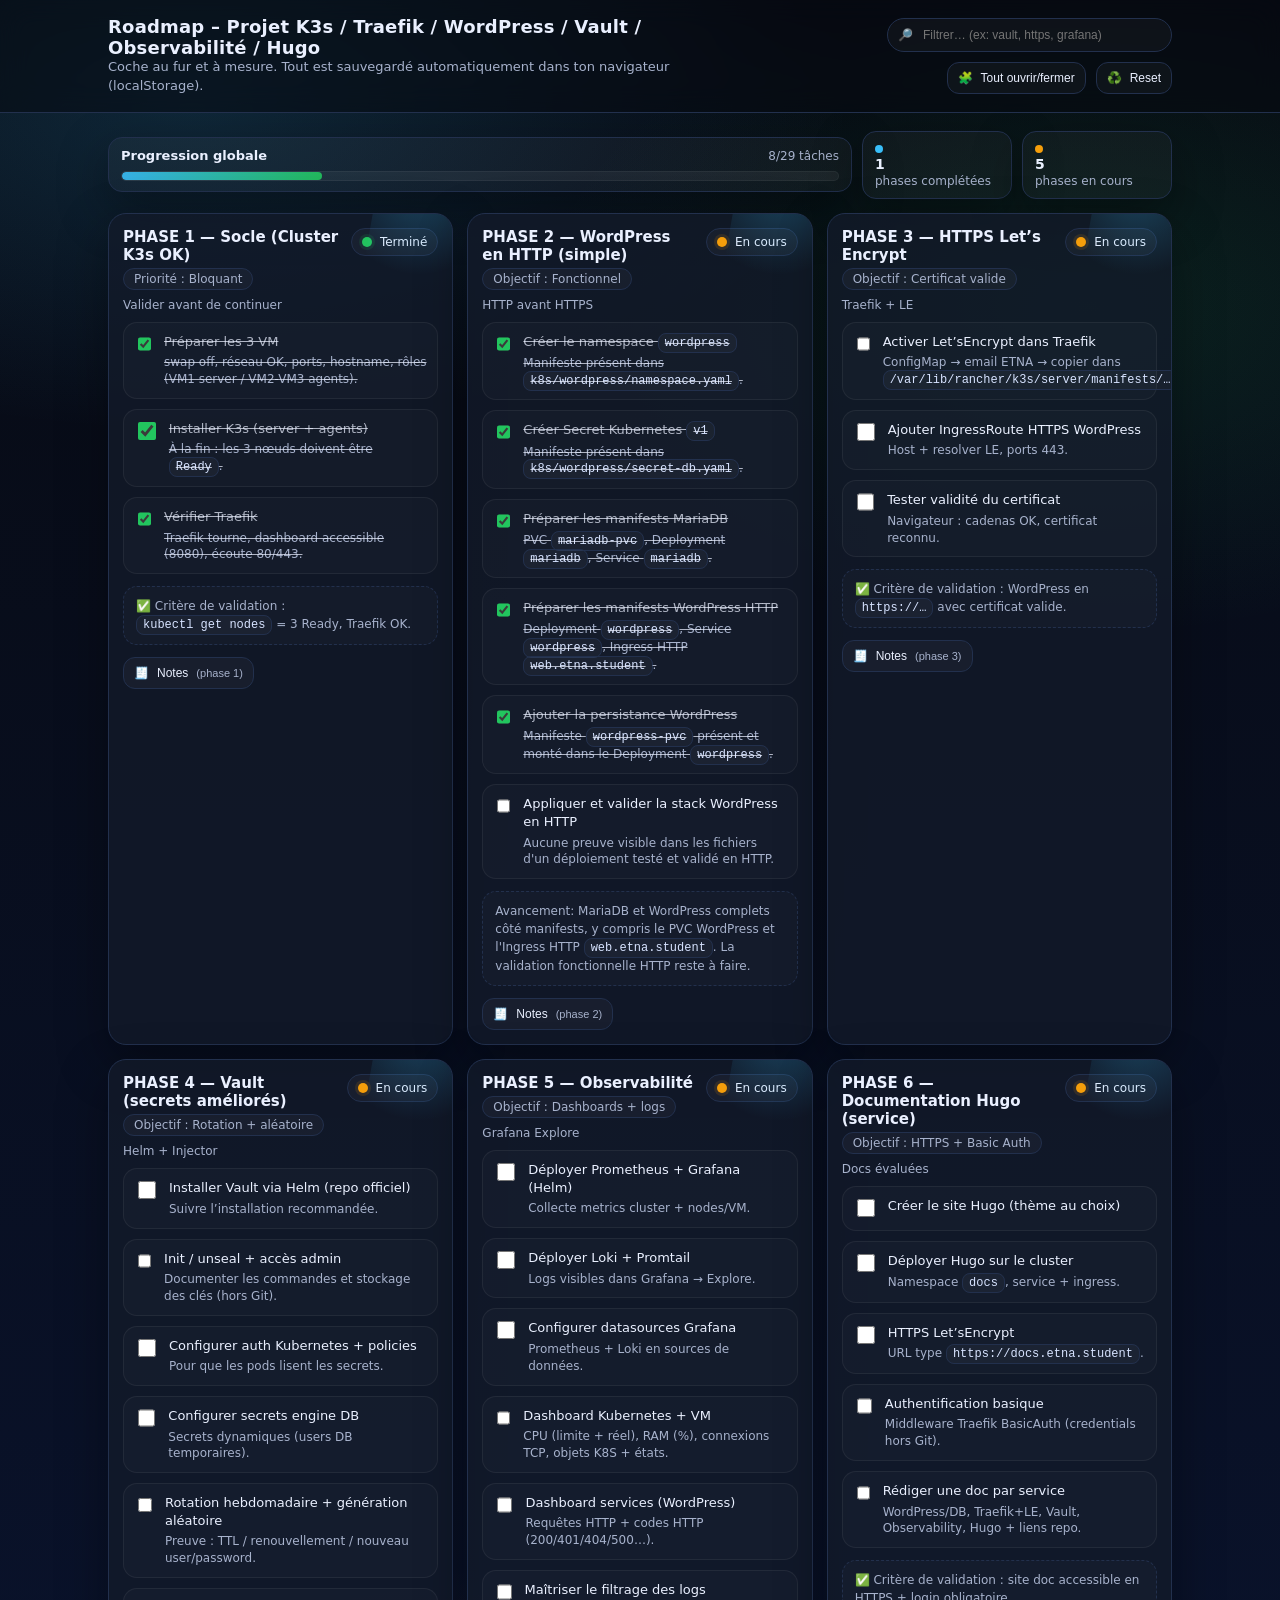
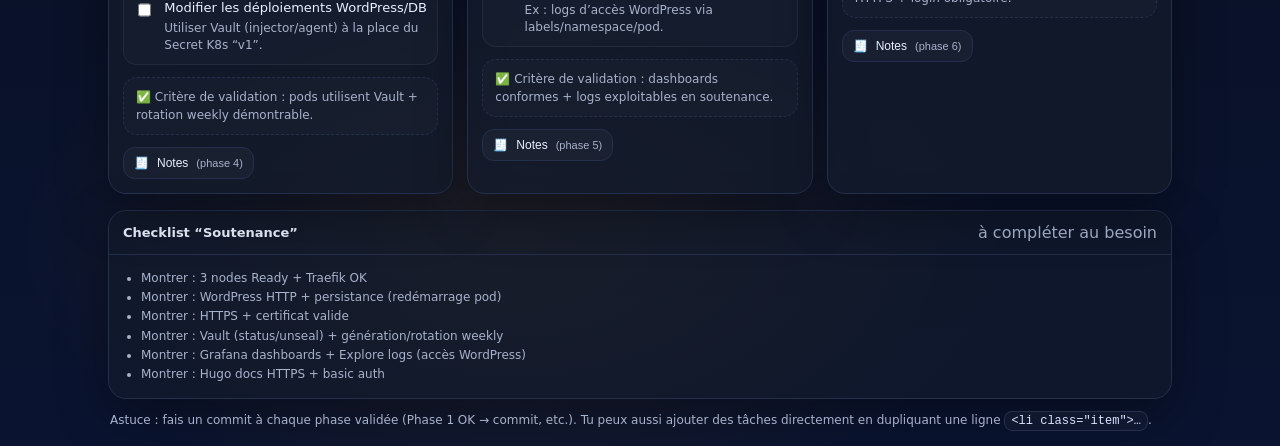
<file: Docs/Roadmap.html>
<!DOCTYPE html>
<!-- saved from url=(0043)file:///Users/rbizet/Documents/Roadmap.html -->
<html lang="fr"><head><meta http-equiv="Content-Type" content="text/html; charset=UTF-8">
  
  <meta name="viewport" content="width=device-width,initial-scale=1">
  <title>Roadmap K3s – WordPress – Vault – Observability – Hugo</title>
  <style>
    :root{
      --bg1:#070a12; --bg2:#0a1430;
      --card: rgba(18,26,42,.78);
      --card2: rgba(18,26,42,.58);
      --text:#eaf0ff; --muted:#a7b2cc; --line:#22304d;
      --good:#22c55e; --warn:#f59e0b; --bad:#ef4444; --info:#38bdf8;
      --shadow: 0 18px 50px rgba(0,0,0,.35);
    }
    *{ box-sizing:border-box; }
    body{
      margin:0;
      font-family: ui-sans-serif, system-ui, -apple-system, Segoe UI, Roboto, Arial, sans-serif;
      color:var(--text);
      background:
        radial-gradient(1200px 600px at 15% 5%, rgba(56,189,248,.16), transparent 55%),
        radial-gradient(1000px 600px at 85% 15%, rgba(34,197,94,.12), transparent 55%),
        radial-gradient(900px 500px at 40% 90%, rgba(245,158,11,.10), transparent 55%),
        linear-gradient(180deg, var(--bg1) 0%, var(--bg2) 100%);
      min-height:100vh;
    }
    a{ color:inherit; }
    .wrap{ max-width:1100px; margin:0 auto; padding:18px; }
    header{
      position: sticky; top:0; z-index:50;
      backdrop-filter: blur(14px);
      background: rgba(7,10,18,.55);
      border-bottom:1px solid var(--line);
    }
    .topbar{
      display:flex; gap:14px; align-items:center; justify-content:space-between;
      padding:16px 18px;
    }
    h1{ font-size:18px; margin:0; letter-spacing:.2px; }
    .sub{ margin:0; color:var(--muted); font-size:13px; line-height:1.45; }
    .controls{
      display:flex; gap:10px; align-items:center; flex-wrap:wrap;
      justify-content:flex-end;
    }
    .pill{
      display:flex; align-items:center; gap:8px;
      padding:8px 10px;
      border:1px solid var(--line);
      border-radius:999px;
      background: rgba(255,255,255,.03);
      color:var(--muted);
      font-size:12px;
      white-space:nowrap;
    }
    .pill input[type="search"]{
      border:none; outline:none; background:transparent; color:var(--text);
      width:240px; max-width:40vw; font-size:12px;
    }
    .btn{
      cursor:pointer;
      border:1px solid var(--line);
      background: rgba(255,255,255,.03);
      color:var(--text);
      border-radius:12px;
      padding:8px 10px;
      font-size:12px;
      display:flex; align-items:center; gap:8px;
      transition: transform .08s ease, background .2s ease, border-color .2s ease;
      user-select:none;
    }
    .btn:hover{ background: rgba(255,255,255,.06); }
    .btn:active{ transform: translateY(1px); }
    .btn small{ color:var(--muted); font-size:11px; }

    main{ padding:18px; }
    .stats{
      display:flex; gap:10px; flex-wrap:wrap;
      align-items:center; justify-content:space-between;
      margin-bottom:14px;
    }
    .progressWrap{
      flex: 1 1 340px;
      background: rgba(255,255,255,.03);
      border:1px solid var(--line);
      border-radius:14px;
      padding:10px 12px;
      box-shadow: var(--shadow);
    }
    .progressTop{
      display:flex; align-items:center; justify-content:space-between;
      gap:10px;
      margin-bottom:8px;
    }
    .progressTop b{ font-size:13px; }
    .progressTop span{ color:var(--muted); font-size:12px; }
    .bar{
      height:10px; border-radius:999px;
      background: rgba(255,255,255,.05);
      border:1px solid rgba(255,255,255,.05);
      overflow:hidden;
    }
    .bar > i{
      display:block; height:100%;
      width:0%;
      background: linear-gradient(90deg, rgba(56,189,248,.9), rgba(34,197,94,.9));
      border-radius:999px;
      transition: width .35s ease;
    }
    .quick{
      display:flex; gap:10px; flex-wrap:wrap; justify-content:flex-end;
      flex: 0 0 auto;
    }
    .mini{
      min-width: 150px;
      background: rgba(255,255,255,.03);
      border:1px solid var(--line);
      border-radius:14px;
      padding:10px 12px;
      box-shadow: var(--shadow);
      color:var(--muted);
      font-size:12px;
    }
    .mini b{ color:var(--text); display:block; font-size:14px; margin-bottom:2px; }
    .mini .dot{
      display:inline-block; width:8px; height:8px; border-radius:999px; margin-right:6px;
      background: var(--info);
    }

    .grid{
      display:grid;
      gap:14px;
      grid-template-columns: repeat(auto-fit, minmax(320px, 1fr));
    }
    .card{
      background: var(--card);
      border:1px solid var(--line);
      border-radius:18px;
      padding:14px;
      box-shadow: var(--shadow);
      position:relative;
      overflow:hidden;
      transition: transform .12s ease, border-color .2s ease, background .2s ease;
    }
    .card:hover{ transform: translateY(-2px); background: rgba(18,26,42,.86); border-color: rgba(56,189,248,.35); }
    .card::before{
      content:"";
      position:absolute; inset:-60px -60px auto auto;
      width:140px; height:140px;
      background: radial-gradient(circle at 30% 30%, rgba(56,189,248,.25), transparent 60%);
      transform: rotate(10deg);
      pointer-events:none;
    }
    .phaseHead{
      display:flex; justify-content:space-between; align-items:flex-start; gap:10px;
      margin-bottom:10px;
    }
    .phaseTitle{
      display:flex; flex-direction:column; gap:4px;
    }
    h2{ margin:0; font-size:15px; }
    .meta{
      display:flex; gap:8px; flex-wrap:wrap; align-items:center;
      color:var(--muted); font-size:12px;
    }
    .tag{
      padding:3px 10px; border-radius:999px;
      border:1px solid var(--line);
      background: rgba(255,255,255,.03);
      color:var(--muted);
      font-size:12px;
      white-space:nowrap;
    }
    .status{
      display:flex; align-items:center; gap:8px;
      padding:6px 10px;
      border-radius:999px;
      border:1px solid var(--line);
      background: rgba(255,255,255,.03);
      font-size:12px;
      white-space:nowrap;
    }
    .status i{
      width:10px; height:10px; border-radius:999px; display:inline-block;
      background: var(--warn);
      box-shadow: 0 0 0 3px rgba(245,158,11,.12);
    }
    .status[data-state="done"] i{ background: var(--good); box-shadow: 0 0 0 3px rgba(34,197,94,.12); }
    .status[data-state="todo"] i{ background: var(--warn); box-shadow: 0 0 0 3px rgba(245,158,11,.12); }

    .items{
      margin:0; padding:0; list-style:none;
      display:flex; flex-direction:column; gap:10px;
    }
    .item{
      display:flex; gap:10px; align-items:flex-start;
      padding:10px 10px;
      border:1px solid rgba(255,255,255,.06);
      background: rgba(255,255,255,.02);
      border-radius:14px;
      transition: border-color .2s ease, background .2s ease;
    }
    .item:hover{ border-color: rgba(56,189,248,.25); background: rgba(255,255,255,.03); }
    .item input{
      margin-top:2px;
      width:18px; height:18px;
      accent-color: #22c55e;
      cursor:pointer;
    }
    .item label{
      cursor:pointer;
      display:block;
      line-height:1.35;
      font-size:13px;
    }
    .item small{
      display:block;
      margin-top:4px;
      color:var(--muted);
      font-size:12px;
      line-height:1.4;
    }
    .item.done label{
      text-decoration: line-through;
      color: rgba(234,240,255,.72);
    }

    .actions{
      margin-top:12px;
      display:flex; gap:10px; flex-wrap:wrap; align-items:center;
    }
    .note{
      margin-top:12px;
      border:1px dashed var(--line);
      background: rgba(255,255,255,.02);
      border-radius:14px;
      padding:10px 12px;
      color:var(--muted);
      font-size:12px;
      line-height:1.5;
    }
    code{
      font-family: ui-monospace, SFMono-Regular, Menlo, Monaco, Consolas, "Liberation Mono", monospace;
      font-size: 12px;
      padding: 2px 6px;
      border: 1px solid var(--line);
      border-radius: 8px;
      background: rgba(255,255,255,.03);
      color: #d7e3ff;
      white-space: nowrap;
    }

    .panel{
      margin-top:14px;
      border:1px solid var(--line);
      border-radius:18px;
      background: var(--card2);
      box-shadow: var(--shadow);
      overflow:hidden;
    }
    .panelHead{
      padding:12px 14px;
      border-bottom:1px solid var(--line);
      display:flex; justify-content:space-between; align-items:center; gap:10px;
    }
    .panelHead b{ font-size:13px; }
    .panelBody{ padding:14px; color:var(--muted); font-size:12px; line-height:1.6; }
    textarea{
      width:100%;
      min-height:110px;
      resize: vertical;
      border:1px solid var(--line);
      border-radius:14px;
      background: rgba(7,10,18,.35);
      color: var(--text);
      padding:10px 12px;
      outline:none;
      font-size:12px;
      line-height:1.5;
    }
    .kbd{
      border:1px solid var(--line);
      background: rgba(255,255,255,.03);
      padding:2px 7px;
      border-radius:8px;
      font-size:12px;
      color:var(--muted);
      white-space: nowrap;
    }

    .muted{ color:var(--muted); }
    .hidden{ display:none !important; }

    @media (max-width: 520px){
      .pill input[type="search"]{ width:150px; }
      .grid{ grid-template-columns: 1fr; }
    }
  </style>
</head>

<body>
<header>
  <div class="topbar wrap">
    <div>
      <h1>Roadmap – Projet K3s / Traefik / WordPress / Vault / Observabilité / Hugo</h1>
      <p class="sub">Coche au fur et à mesure. Tout est sauvegardé automatiquement dans ton navigateur (localStorage).</p>
    </div>
    <div class="controls">
      <div class="pill" title="Filtre (titre ou détails)">
        🔎 <input id="search" type="search" placeholder="Filtrer… (ex: vault, https, grafana)">
      </div>
      <button class="btn" id="expandAll" title="Afficher/masquer toutes les phases">🧩 <span>Tout ouvrir/fermer</span></button>
      <button class="btn" id="reset" title="Remettre toutes les cases à zéro">♻️ <span>Reset</span></button>
    </div>
  </div>
</header>

<main class="wrap">
  <section class="stats">
    <div class="progressWrap">
      <div class="progressTop">
        <b>Progression globale</b>
        <span><span id="doneCount">8</span>/<span id="totalCount">29</span> tâches</span>
      </div>
      <div class="bar" aria-label="Progression">
        <i id="barFill" style="width: 28%;"></i>
      </div>
    </div>

    <div class="quick">
      <div class="mini">
        <span class="dot"></span><b id="phaseDone">1</b>
        phases complétées
      </div>
      <div class="mini">
        <span class="dot" style="background: var(--warn);"></span><b id="phaseTodo">5</b>
        phases en cours
      </div>
    </div>
  </section>

  <div class="grid" id="grid">

    <!-- PHASE 1 -->
    <section class="card phase" data-phase="1">
      <div class="phaseHead">
        <div class="phaseTitle">
          <h2>PHASE 1 — Socle (Cluster K3s OK)</h2>
          <div class="meta">
            <span class="tag">Priorité : Bloquant</span>
            <span class="muted">Valider avant de continuer</span>
          </div>
        </div>
        <div class="status" data-state="done"><i></i><span>Terminé</span></div>
      </div>

      <ul class="items">
        <li class="item done">
          <input type="checkbox" id="p1-1" data-key="p1-1" checked>
          <label for="p1-1">
            Préparer les 3 VM
            <small>swap off, réseau OK, ports, hostname, rôles (VM1 server / VM2-VM3 agents).</small>
          </label>
        </li>
        <li class="item done">
          <input type="checkbox" id="p1-2" data-key="p1-2" checked>
          <label for="p1-2">
            Installer K3s (server + agents)
            <small>À la fin : les 3 nœuds doivent être <code>Ready</code>.</small>
          </label>
        </li>
        <li class="item done">
          <input type="checkbox" id="p1-3" data-key="p1-3" checked>
          <label for="p1-3">
            Vérifier Traefik
            <small>Traefik tourne, dashboard accessible (8080), écoute 80/443.</small>
          </label>
        </li>
      </ul>

      <div class="note">✅ Critère de validation : <code>kubectl get nodes</code> = 3 Ready, Traefik OK.</div>
      <div class="actions">
        <button class="btn toggle" type="button">🧾 <span>Notes</span> <small>(phase 1)</small></button>
      </div>
      <div class="panel">
        <div class="panelHead">
          <b>Notes – Phase 1</b>
          <span class="muted">Raccourci : <span class="kbd">Ctrl</span> + <span class="kbd">F</span> pour chercher</span>
        </div>
        <div class="panelBody">
          <textarea data-notes="phase-1" placeholder="Colle ici tes commandes, erreurs, solutions (ex: join token, ports, etc.)…" style="height: 298px;"></textarea>
        </div>
      </div>
    </section>

    <!-- PHASE 2 -->
    <section class="card phase" data-phase="2">
      <div class="phaseHead">
        <div class="phaseTitle">
          <h2>PHASE 2 — WordPress en HTTP (simple)</h2>
          <div class="meta">
            <span class="tag">Objectif : Fonctionnel</span>
            <span class="muted">HTTP avant HTTPS</span>
          </div>
        </div>
        <div class="status" data-state="todo"><i></i><span>En cours</span></div>
      </div>

      <ul class="items">
        <li class="item done">
          <input type="checkbox" id="p2-1" data-key="p2-1" checked>
          <label for="p2-1">Créer le namespace <code>wordpress</code>
            <small>Manifeste présent dans <code>k8s/wordpress/namespace.yaml</code>.</small>
          </label>
        </li>
        <li class="item done">
          <input type="checkbox" id="p2-2" data-key="p2-2" checked>
          <label for="p2-2">Créer Secret Kubernetes <code>v1</code>
            <small>Manifeste présent dans <code>k8s/wordpress/secret-db.yaml</code>.</small>
          </label>
        </li>
        <li class="item done">
          <input type="checkbox" id="p2-3" data-key="p2-3" checked>
          <label for="p2-3">Préparer les manifests MariaDB
            <small>PVC <code>mariadb-pvc</code>, Deployment <code>mariadb</code>, Service <code>mariadb</code>.</small>
          </label>
        </li>
        <li class="item done">
          <input type="checkbox" id="p2-4" data-key="p2-4" checked>
          <label for="p2-4">Préparer les manifests WordPress HTTP
            <small>Deployment <code>wordpress</code>, Service <code>wordpress</code>, Ingress HTTP <code>web.etna.student</code>.</small>
          </label>
        </li>
        <li class="item done">
          <input type="checkbox" id="p2-5" data-key="p2-5" checked>
          <label for="p2-5">Ajouter la persistance WordPress
            <small>Manifeste <code>wordpress-pvc</code> présent et monté dans le Deployment <code>wordpress</code>.</small>
          </label>
        </li>
        <li class="item">
          <input type="checkbox" id="p2-6" data-key="p2-6">
          <label for="p2-6">Appliquer et valider la stack WordPress en HTTP
            <small>Aucune preuve visible dans les fichiers d'un déploiement testé et validé en HTTP.</small>
          </label>
        </li>
      </ul>

      <div class="note">Avancement: MariaDB et WordPress complets côté manifests, y compris le PVC WordPress et l'Ingress HTTP <code>web.etna.student</code>. La validation fonctionnelle HTTP reste à faire.</div>
      <div class="actions">
        <button class="btn toggle" type="button">🧾 <span>Notes</span> <small>(phase 2)</small></button>
      </div>
      <div class="panel hidden">
        <div class="panelHead"><b>Notes – Phase 2</b><span class="muted">PVC / Service / IngressRoute</span></div>
        <div class="panelBody">
          <textarea data-notes="phase-2" placeholder="Ex: noms des PVC, host utilisé, commandes kubectl apply, etc."></textarea>
        </div>
      </div>
    </section>

    <!-- PHASE 3 -->
    <section class="card phase" data-phase="3">
      <div class="phaseHead">
        <div class="phaseTitle">
          <h2>PHASE 3 — HTTPS Let’s Encrypt</h2>
          <div class="meta">
            <span class="tag">Objectif : Certificat valide</span>
            <span class="muted">Traefik + LE</span>
          </div>
        </div>
        <div class="status" data-state="todo"><i></i><span>En cours</span></div>
      </div>

      <ul class="items">
        <li class="item">
          <input type="checkbox" id="p3-1" data-key="p3-1">
          <label for="p3-1">Activer Let’sEncrypt dans Traefik
            <small>ConfigMap → email ETNA → copier dans <code>/var/lib/rancher/k3s/server/manifests/…</code></small>
          </label>
        </li>
        <li class="item">
          <input type="checkbox" id="p3-2" data-key="p3-2">
          <label for="p3-2">Ajouter IngressRoute HTTPS WordPress
            <small>Host + resolver LE, ports 443.</small>
          </label>
        </li>
        <li class="item">
          <input type="checkbox" id="p3-3" data-key="p3-3">
          <label for="p3-3">Tester validité du certificat
            <small>Navigateur : cadenas OK, certificat reconnu.</small>
          </label>
        </li>
      </ul>

      <div class="note">✅ Critère de validation : WordPress en <code>https://…</code> avec certificat valide.</div>
      <div class="actions">
        <button class="btn toggle" type="button">🧾 <span>Notes</span> <small>(phase 3)</small></button>
      </div>
      <div class="panel hidden">
        <div class="panelHead"><b>Notes – Phase 3</b><span class="muted">DNS/hosts + Traefik logs</span></div>
        <div class="panelBody">
          <textarea data-notes="phase-3" placeholder="Ex: domaine choisi, IP, erreurs LE, logs traefik…"></textarea>
        </div>
      </div>
    </section>

    <!-- PHASE 4 -->
    <section class="card phase" data-phase="4">
      <div class="phaseHead">
        <div class="phaseTitle">
          <h2>PHASE 4 — Vault (secrets améliorés)</h2>
          <div class="meta">
            <span class="tag">Objectif : Rotation + aléatoire</span>
            <span class="muted">Helm + Injector</span>
          </div>
        </div>
        <div class="status" data-state="todo"><i></i><span>En cours</span></div>
      </div>

      <ul class="items">
        <li class="item">
          <input type="checkbox" id="p4-1" data-key="p4-1">
          <label for="p4-1">Installer Vault via Helm (repo officiel)
            <small>Suivre l’installation recommandée.</small>
          </label>
        </li>
        <li class="item">
          <input type="checkbox" id="p4-2" data-key="p4-2">
          <label for="p4-2">Init / unseal + accès admin
            <small>Documenter les commandes et stockage des clés (hors Git).</small>
          </label>
        </li>
        <li class="item">
          <input type="checkbox" id="p4-3" data-key="p4-3">
          <label for="p4-3">Configurer auth Kubernetes + policies
            <small>Pour que les pods lisent les secrets.</small>
          </label>
        </li>
        <li class="item">
          <input type="checkbox" id="p4-4" data-key="p4-4">
          <label for="p4-4">Configurer secrets engine DB
            <small>Secrets dynamiques (users DB temporaires).</small>
          </label>
        </li>
        <li class="item">
          <input type="checkbox" id="p4-5" data-key="p4-5">
          <label for="p4-5">Rotation hebdomadaire + génération aléatoire
            <small>Preuve : TTL / renouvellement / nouveau user/password.</small>
          </label>
        </li>
        <li class="item">
          <input type="checkbox" id="p4-6" data-key="p4-6">
          <label for="p4-6">Modifier les déploiements WordPress/DB
            <small>Utiliser Vault (injector/agent) à la place du Secret K8s “v1”.</small>
          </label>
        </li>
      </ul>

      <div class="note">✅ Critère de validation : pods utilisent Vault + rotation weekly démontrable.</div>
      <div class="actions">
        <button class="btn toggle" type="button">🧾 <span>Notes</span> <small>(phase 4)</small></button>
      </div>
      <div class="panel hidden">
        <div class="panelHead"><b>Notes – Phase 4</b><span class="muted">policies / auth / engine DB</span></div>
        <div class="panelBody">
          <textarea data-notes="phase-4" placeholder="Ex: chemins secrets, policies, roles, TTL weekly, tests…"></textarea>
        </div>
      </div>
    </section>

    <!-- PHASE 5 -->
    <section class="card phase" data-phase="5">
      <div class="phaseHead">
        <div class="phaseTitle">
          <h2>PHASE 5 — Observabilité</h2>
          <div class="meta">
            <span class="tag">Objectif : Dashboards + logs</span>
            <span class="muted">Grafana Explore</span>
          </div>
        </div>
        <div class="status" data-state="todo"><i></i><span>En cours</span></div>
      </div>

      <ul class="items">
        <li class="item">
          <input type="checkbox" id="p5-1" data-key="p5-1">
          <label for="p5-1">Déployer Prometheus + Grafana (Helm)
            <small>Collecte metrics cluster + nodes/VM.</small>
          </label>
        </li>
        <li class="item">
          <input type="checkbox" id="p5-2" data-key="p5-2">
          <label for="p5-2">Déployer Loki + Promtail
            <small>Logs visibles dans Grafana → Explore.</small>
          </label>
        </li>
        <li class="item">
          <input type="checkbox" id="p5-3" data-key="p5-3">
          <label for="p5-3">Configurer datasources Grafana
            <small>Prometheus + Loki en sources de données.</small>
          </label>
        </li>
        <li class="item">
          <input type="checkbox" id="p5-4" data-key="p5-4">
          <label for="p5-4">Dashboard Kubernetes + VM
            <small>CPU (limite + réel), RAM (%), connexions TCP, objets K8S + états.</small>
          </label>
        </li>
        <li class="item">
          <input type="checkbox" id="p5-5" data-key="p5-5">
          <label for="p5-5">Dashboard services (WordPress)
            <small>Requêtes HTTP + codes HTTP (200/401/404/500…).</small>
          </label>
        </li>
        <li class="item">
          <input type="checkbox" id="p5-6" data-key="p5-6">
          <label for="p5-6">Maîtriser le filtrage des logs
            <small>Ex : logs d’accès WordPress via labels/namespace/pod.</small>
          </label>
        </li>
      </ul>

      <div class="note">✅ Critère de validation : dashboards conformes + logs exploitables en soutenance.</div>
      <div class="actions">
        <button class="btn toggle" type="button">🧾 <span>Notes</span> <small>(phase 5)</small></button>
      </div>
      <div class="panel hidden">
        <div class="panelHead"><b>Notes – Phase 5</b><span class="muted">datasources / dashboards / queries</span></div>
        <div class="panelBody">
          <textarea data-notes="phase-5" placeholder="Ex: URL grafana, user/pass (hors Git), queries PromQL, filtres Loki…"></textarea>
        </div>
      </div>
    </section>

    <!-- PHASE 6 -->
    <section class="card phase" data-phase="6">
      <div class="phaseHead">
        <div class="phaseTitle">
          <h2>PHASE 6 — Documentation Hugo (service)</h2>
          <div class="meta">
            <span class="tag">Objectif : HTTPS + Basic Auth</span>
            <span class="muted">Docs évaluées</span>
          </div>
        </div>
        <div class="status" data-state="todo"><i></i><span>En cours</span></div>
      </div>

      <ul class="items">
        <li class="item">
          <input type="checkbox" id="p6-1" data-key="p6-1">
          <label for="p6-1">Créer le site Hugo (thème au choix)</label>
        </li>
        <li class="item">
          <input type="checkbox" id="p6-2" data-key="p6-2">
          <label for="p6-2">Déployer Hugo sur le cluster
            <small>Namespace <code>docs</code>, service + ingress.</small>
          </label>
        </li>
        <li class="item">
          <input type="checkbox" id="p6-3" data-key="p6-3">
          <label for="p6-3">HTTPS Let’sEncrypt
            <small>URL type <code>https://docs.etna.student</code>.</small>
          </label>
        </li>
        <li class="item">
          <input type="checkbox" id="p6-4" data-key="p6-4">
          <label for="p6-4">Authentification basique
            <small>Middleware Traefik BasicAuth (credentials hors Git).</small>
          </label>
        </li>
        <li class="item">
          <input type="checkbox" id="p6-5" data-key="p6-5">
          <label for="p6-5">Rédiger une doc par service
            <small>WordPress/DB, Traefik+LE, Vault, Observability, Hugo + liens repo.</small>
          </label>
        </li>
      </ul>

      <div class="note">✅ Critère de validation : site doc accessible en HTTPS + login obligatoire.</div>
      <div class="actions">
        <button class="btn toggle" type="button">🧾 <span>Notes</span> <small>(phase 6)</small></button>
      </div>
      <div class="panel hidden">
        <div class="panelHead"><b>Notes – Phase 6</b><span class="muted">Hugo + BasicAuth</span></div>
        <div class="panelBody">
          <textarea data-notes="phase-6" placeholder="Ex: structure doc, URLs, étapes déploiement, captures à ajouter…"></textarea>
        </div>
      </div>
    </section>
  </div>

  <section class="panel" style="margin-top:16px;">
    <div class="panelHead">
      <b>Checklist “Soutenance”</b>
      <span class="muted">à compléter au besoin</span>
    </div>
    <div class="panelBody">
      <ul style="margin:0; padding-left:18px;">
        <li>Montrer : 3 nodes Ready + Traefik OK</li>
        <li>Montrer : WordPress HTTP + persistance (redémarrage pod)</li>
        <li>Montrer : HTTPS + certificat valide</li>
        <li>Montrer : Vault (status/unseal) + génération/rotation weekly</li>
        <li>Montrer : Grafana dashboards + Explore logs (accès WordPress)</li>
        <li>Montrer : Hugo docs HTTPS + basic auth</li>
      </ul>
    </div>
  </section>

  <p class="muted" style="margin:14px 2px 0; font-size:12px;">
    Astuce : fais un commit à chaque phase validée (Phase 1 OK → commit, etc.). Tu peux aussi ajouter des tâches directement en dupliquant une ligne <code>&lt;li class="item"&gt;…</code>.
  </p>
</main>

<script>
  // --- Storage keys
  const STORE_KEY = "k3s_roadmap_checks_v1";
  const NOTES_KEY = "k3s_roadmap_notes_v1";
  const UI_KEY    = "k3s_roadmap_ui_v1";

  const $ = (sel, el=document) => el.querySelector(sel);
  const $$ = (sel, el=document) => Array.from(el.querySelectorAll(sel));

  const checkboxes = $$('input[type="checkbox"][data-key]');
  const notesAreas = $$('textarea[data-notes]');
  const phases = $$('.phase');

  function loadJSON(key, fallback){
    try { return JSON.parse(localStorage.getItem(key)) ?? fallback; }
    catch { return fallback; }
  }
  function saveJSON(key, value){
    localStorage.setItem(key, JSON.stringify(value));
  }

  function applySavedState(){
    const saved = loadJSON(STORE_KEY, null);
    checkboxes.forEach(cb => {
      if (saved && Object.prototype.hasOwnProperty.call(saved, cb.dataset.key)) {
        cb.checked = !!saved[cb.dataset.key];
      }
    });

    const notes = loadJSON(NOTES_KEY, {});
    notesAreas.forEach(ta => { ta.value = notes[ta.dataset.notes] ?? ""; });

    const ui = loadJSON(UI_KEY, { expanded: {} });
    phases.forEach(ph => {
      const n = ph.dataset.phase;
      const panel = $(".panel", ph);
      if (!panel) return;
      const expanded = !!ui.expanded[n];
      panel.classList.toggle("hidden", !expanded);
    });
  }

  function updateUI(){
    // mark done items
    checkboxes.forEach(cb => {
      const item = cb.closest(".item");
      if (!item) return;
      item.classList.toggle("done", cb.checked);
    });

    // global progress
    const total = checkboxes.length;
    const done = checkboxes.filter(cb => cb.checked).length;
    $("#totalCount").textContent = total;
    $("#doneCount").textContent = done;

    const pct = total ? Math.round((done/total)*100) : 0;
    $("#barFill").style.width = pct + "%";

    // phase statuses
    let phaseDone = 0, phaseTodo = 0;
    phases.forEach(ph => {
      const cbs = $$('input[type="checkbox"][data-key]', ph);
      const t = cbs.length;
      const d = cbs.filter(x => x.checked).length;

      const status = $(".status", ph);
      if (!status) return;

      const isDone = (t > 0 && d === t);
      status.dataset.state = isDone ? "done" : "todo";
      status.querySelector("span").textContent = isDone ? "Terminé" : "En cours";

      if (isDone) phaseDone++; else phaseTodo++;

      // hide by search
      const q = ($("#search").value || "").trim().toLowerCase();
      const text = ph.innerText.toLowerCase();
      ph.classList.toggle("hidden", q && !text.includes(q));
    });

    $("#phaseDone").textContent = phaseDone;
    $("#phaseTodo").textContent = phaseTodo;
  }

  function persistChecks(){
    const data = {};
    checkboxes.forEach(cb => data[cb.dataset.key] = cb.checked);
    saveJSON(STORE_KEY, data);
  }

  function persistNotes(){
    const data = {};
    notesAreas.forEach(ta => data[ta.dataset.notes] = ta.value);
    saveJSON(NOTES_KEY, data);
  }

  function persistUI(){
    const ui = loadJSON(UI_KEY, { expanded: {} });
    phases.forEach(ph => {
      const n = ph.dataset.phase;
      const panel = $(".panel", ph);
      if (!panel) return;
      ui.expanded[n] = !panel.classList.contains("hidden");
    });
    saveJSON(UI_KEY, ui);
  }

  // Events: checkboxes
  checkboxes.forEach(cb => {
    cb.addEventListener("change", () => {
      persistChecks();
      updateUI();
    });
  });

  // Events: notes
  notesAreas.forEach(ta => {
    ta.addEventListener("input", () => {
      persistNotes();
    });
  });

  // Toggle notes panels
  $$(".toggle").forEach(btn => {
    btn.addEventListener("click", () => {
      const phase = btn.closest(".phase");
      const panel = $(".panel", phase);
      panel.classList.toggle("hidden");
      persistUI();
    });
  });

  // Search
  $("#search").addEventListener("input", updateUI);

  // Expand/collapse all
  let allOpen = false;
  $("#expandAll").addEventListener("click", () => {
    allOpen = !allOpen;
    phases.forEach(ph => {
      const panel = $(".panel", ph);
      if (!panel) return;
      panel.classList.toggle("hidden", !allOpen);
    });
    persistUI();
  });

  // Reset
  $("#reset").addEventListener("click", () => {
    if (!confirm("Reset : décocher toutes les tâches et effacer les notes ?")) return;
    checkboxes.forEach(cb => cb.checked = false);
    notesAreas.forEach(ta => ta.value = "");
    localStorage.removeItem(STORE_KEY);
    localStorage.removeItem(NOTES_KEY);
    updateUI();
  });

  // Init
  applySavedState();
  updateUI();
</script>


</body></html>
</file>
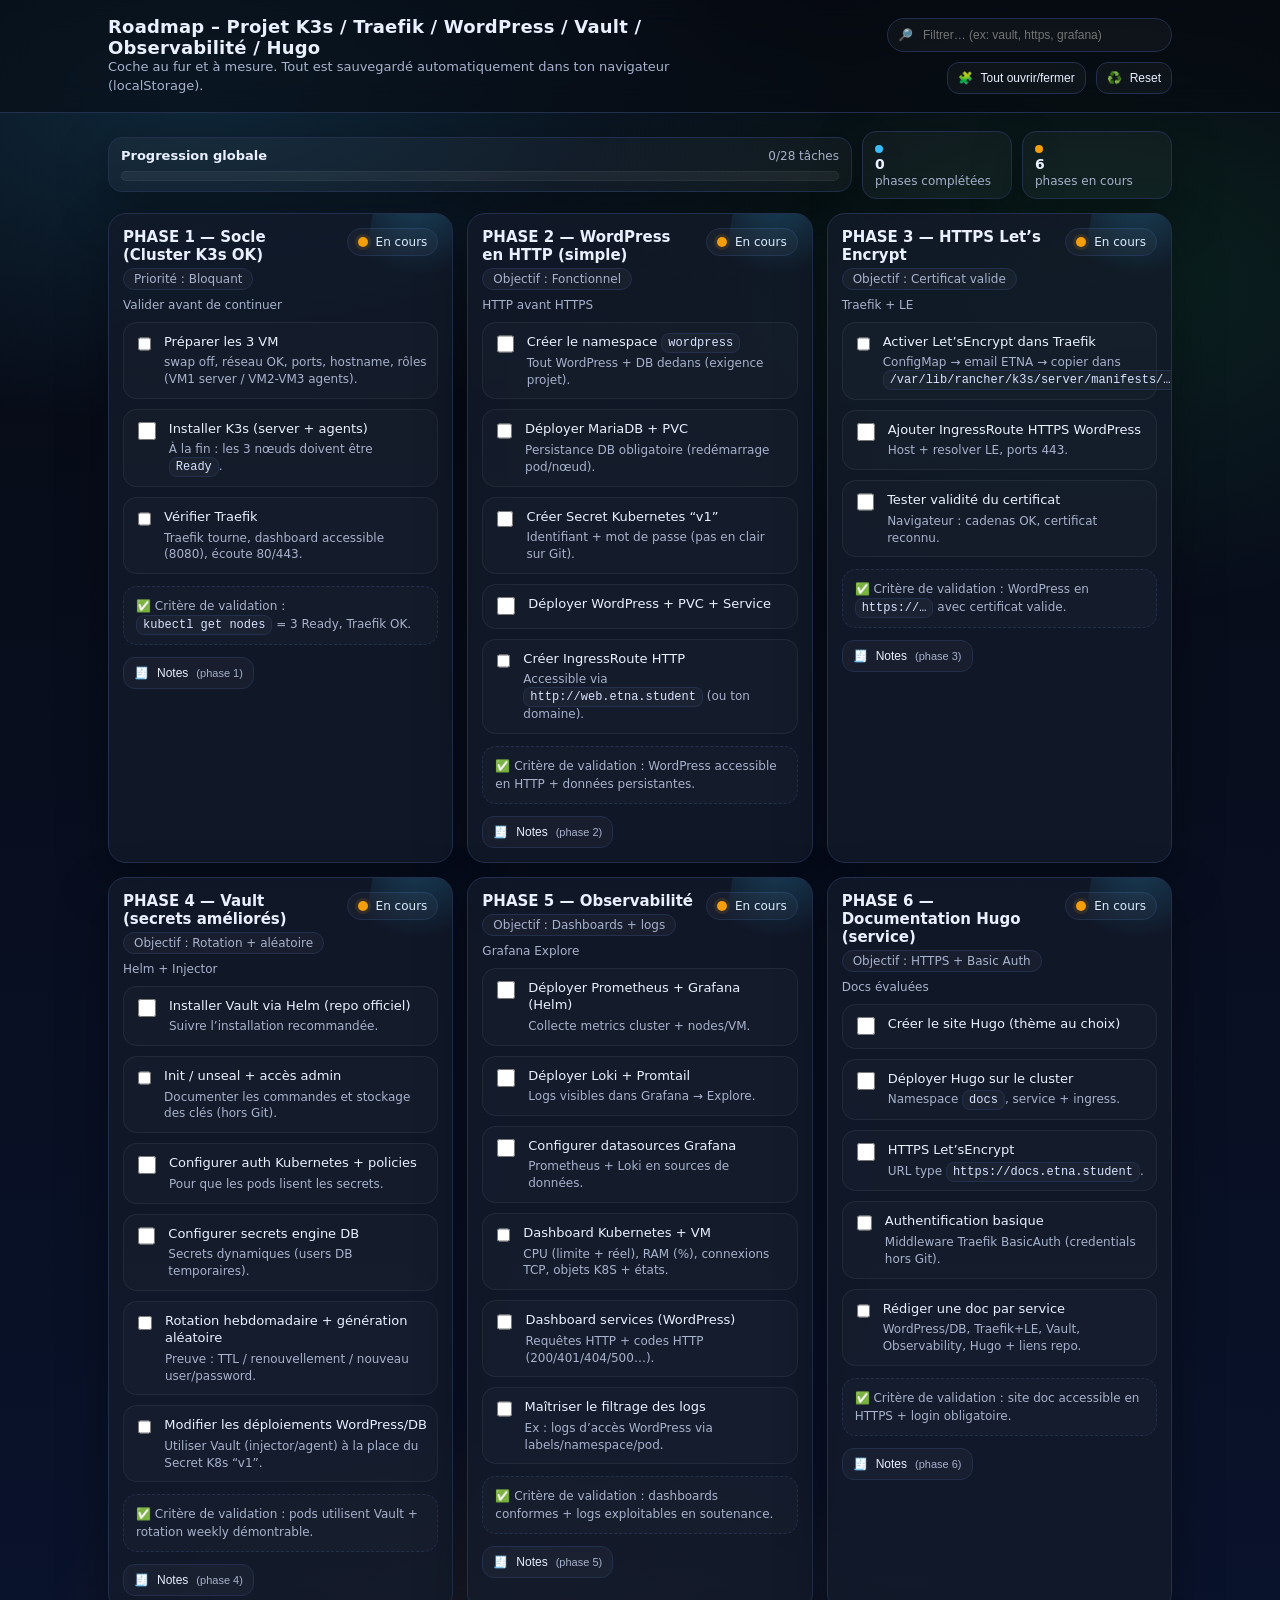
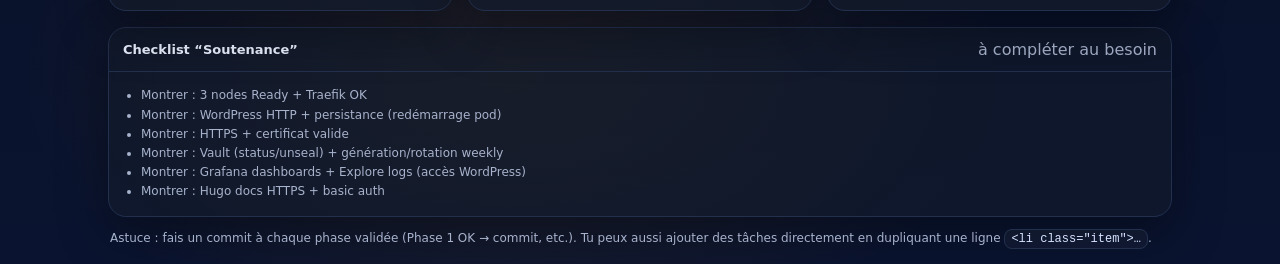
<file: Documentation/Roadmap.html>
<!DOCTYPE html>
<!-- saved from url=(0043)file:///Users/rbizet/Documents/Roadmap.html -->
<html lang="fr"><head><meta http-equiv="Content-Type" content="text/html; charset=UTF-8">
  
  <meta name="viewport" content="width=device-width,initial-scale=1">
  <title>Roadmap K3s – WordPress – Vault – Observability – Hugo</title>
  <style>
    :root{
      --bg1:#070a12; --bg2:#0a1430;
      --card: rgba(18,26,42,.78);
      --card2: rgba(18,26,42,.58);
      --text:#eaf0ff; --muted:#a7b2cc; --line:#22304d;
      --good:#22c55e; --warn:#f59e0b; --bad:#ef4444; --info:#38bdf8;
      --shadow: 0 18px 50px rgba(0,0,0,.35);
    }
    *{ box-sizing:border-box; }
    body{
      margin:0;
      font-family: ui-sans-serif, system-ui, -apple-system, Segoe UI, Roboto, Arial, sans-serif;
      color:var(--text);
      background:
        radial-gradient(1200px 600px at 15% 5%, rgba(56,189,248,.16), transparent 55%),
        radial-gradient(1000px 600px at 85% 15%, rgba(34,197,94,.12), transparent 55%),
        radial-gradient(900px 500px at 40% 90%, rgba(245,158,11,.10), transparent 55%),
        linear-gradient(180deg, var(--bg1) 0%, var(--bg2) 100%);
      min-height:100vh;
    }
    a{ color:inherit; }
    .wrap{ max-width:1100px; margin:0 auto; padding:18px; }
    header{
      position: sticky; top:0; z-index:50;
      backdrop-filter: blur(14px);
      background: rgba(7,10,18,.55);
      border-bottom:1px solid var(--line);
    }
    .topbar{
      display:flex; gap:14px; align-items:center; justify-content:space-between;
      padding:16px 18px;
    }
    h1{ font-size:18px; margin:0; letter-spacing:.2px; }
    .sub{ margin:0; color:var(--muted); font-size:13px; line-height:1.45; }
    .controls{
      display:flex; gap:10px; align-items:center; flex-wrap:wrap;
      justify-content:flex-end;
    }
    .pill{
      display:flex; align-items:center; gap:8px;
      padding:8px 10px;
      border:1px solid var(--line);
      border-radius:999px;
      background: rgba(255,255,255,.03);
      color:var(--muted);
      font-size:12px;
      white-space:nowrap;
    }
    .pill input[type="search"]{
      border:none; outline:none; background:transparent; color:var(--text);
      width:240px; max-width:40vw; font-size:12px;
    }
    .btn{
      cursor:pointer;
      border:1px solid var(--line);
      background: rgba(255,255,255,.03);
      color:var(--text);
      border-radius:12px;
      padding:8px 10px;
      font-size:12px;
      display:flex; align-items:center; gap:8px;
      transition: transform .08s ease, background .2s ease, border-color .2s ease;
      user-select:none;
    }
    .btn:hover{ background: rgba(255,255,255,.06); }
    .btn:active{ transform: translateY(1px); }
    .btn small{ color:var(--muted); font-size:11px; }

    main{ padding:18px; }
    .stats{
      display:flex; gap:10px; flex-wrap:wrap;
      align-items:center; justify-content:space-between;
      margin-bottom:14px;
    }
    .progressWrap{
      flex: 1 1 340px;
      background: rgba(255,255,255,.03);
      border:1px solid var(--line);
      border-radius:14px;
      padding:10px 12px;
      box-shadow: var(--shadow);
    }
    .progressTop{
      display:flex; align-items:center; justify-content:space-between;
      gap:10px;
      margin-bottom:8px;
    }
    .progressTop b{ font-size:13px; }
    .progressTop span{ color:var(--muted); font-size:12px; }
    .bar{
      height:10px; border-radius:999px;
      background: rgba(255,255,255,.05);
      border:1px solid rgba(255,255,255,.05);
      overflow:hidden;
    }
    .bar > i{
      display:block; height:100%;
      width:0%;
      background: linear-gradient(90deg, rgba(56,189,248,.9), rgba(34,197,94,.9));
      border-radius:999px;
      transition: width .35s ease;
    }
    .quick{
      display:flex; gap:10px; flex-wrap:wrap; justify-content:flex-end;
      flex: 0 0 auto;
    }
    .mini{
      min-width: 150px;
      background: rgba(255,255,255,.03);
      border:1px solid var(--line);
      border-radius:14px;
      padding:10px 12px;
      box-shadow: var(--shadow);
      color:var(--muted);
      font-size:12px;
    }
    .mini b{ color:var(--text); display:block; font-size:14px; margin-bottom:2px; }
    .mini .dot{
      display:inline-block; width:8px; height:8px; border-radius:999px; margin-right:6px;
      background: var(--info);
    }

    .grid{
      display:grid;
      gap:14px;
      grid-template-columns: repeat(auto-fit, minmax(320px, 1fr));
    }
    .card{
      background: var(--card);
      border:1px solid var(--line);
      border-radius:18px;
      padding:14px;
      box-shadow: var(--shadow);
      position:relative;
      overflow:hidden;
      transition: transform .12s ease, border-color .2s ease, background .2s ease;
    }
    .card:hover{ transform: translateY(-2px); background: rgba(18,26,42,.86); border-color: rgba(56,189,248,.35); }
    .card::before{
      content:"";
      position:absolute; inset:-60px -60px auto auto;
      width:140px; height:140px;
      background: radial-gradient(circle at 30% 30%, rgba(56,189,248,.25), transparent 60%);
      transform: rotate(10deg);
      pointer-events:none;
    }
    .phaseHead{
      display:flex; justify-content:space-between; align-items:flex-start; gap:10px;
      margin-bottom:10px;
    }
    .phaseTitle{
      display:flex; flex-direction:column; gap:4px;
    }
    h2{ margin:0; font-size:15px; }
    .meta{
      display:flex; gap:8px; flex-wrap:wrap; align-items:center;
      color:var(--muted); font-size:12px;
    }
    .tag{
      padding:3px 10px; border-radius:999px;
      border:1px solid var(--line);
      background: rgba(255,255,255,.03);
      color:var(--muted);
      font-size:12px;
      white-space:nowrap;
    }
    .status{
      display:flex; align-items:center; gap:8px;
      padding:6px 10px;
      border-radius:999px;
      border:1px solid var(--line);
      background: rgba(255,255,255,.03);
      font-size:12px;
      white-space:nowrap;
    }
    .status i{
      width:10px; height:10px; border-radius:999px; display:inline-block;
      background: var(--warn);
      box-shadow: 0 0 0 3px rgba(245,158,11,.12);
    }
    .status[data-state="done"] i{ background: var(--good); box-shadow: 0 0 0 3px rgba(34,197,94,.12); }
    .status[data-state="todo"] i{ background: var(--warn); box-shadow: 0 0 0 3px rgba(245,158,11,.12); }

    .items{
      margin:0; padding:0; list-style:none;
      display:flex; flex-direction:column; gap:10px;
    }
    .item{
      display:flex; gap:10px; align-items:flex-start;
      padding:10px 10px;
      border:1px solid rgba(255,255,255,.06);
      background: rgba(255,255,255,.02);
      border-radius:14px;
      transition: border-color .2s ease, background .2s ease;
    }
    .item:hover{ border-color: rgba(56,189,248,.25); background: rgba(255,255,255,.03); }
    .item input{
      margin-top:2px;
      width:18px; height:18px;
      accent-color: #22c55e;
      cursor:pointer;
    }
    .item label{
      cursor:pointer;
      display:block;
      line-height:1.35;
      font-size:13px;
    }
    .item small{
      display:block;
      margin-top:4px;
      color:var(--muted);
      font-size:12px;
      line-height:1.4;
    }
    .item.done label{
      text-decoration: line-through;
      color: rgba(234,240,255,.72);
    }

    .actions{
      margin-top:12px;
      display:flex; gap:10px; flex-wrap:wrap; align-items:center;
    }
    .note{
      margin-top:12px;
      border:1px dashed var(--line);
      background: rgba(255,255,255,.02);
      border-radius:14px;
      padding:10px 12px;
      color:var(--muted);
      font-size:12px;
      line-height:1.5;
    }
    code{
      font-family: ui-monospace, SFMono-Regular, Menlo, Monaco, Consolas, "Liberation Mono", monospace;
      font-size: 12px;
      padding: 2px 6px;
      border: 1px solid var(--line);
      border-radius: 8px;
      background: rgba(255,255,255,.03);
      color: #d7e3ff;
      white-space: nowrap;
    }

    .panel{
      margin-top:14px;
      border:1px solid var(--line);
      border-radius:18px;
      background: var(--card2);
      box-shadow: var(--shadow);
      overflow:hidden;
    }
    .panelHead{
      padding:12px 14px;
      border-bottom:1px solid var(--line);
      display:flex; justify-content:space-between; align-items:center; gap:10px;
    }
    .panelHead b{ font-size:13px; }
    .panelBody{ padding:14px; color:var(--muted); font-size:12px; line-height:1.6; }
    textarea{
      width:100%;
      min-height:110px;
      resize: vertical;
      border:1px solid var(--line);
      border-radius:14px;
      background: rgba(7,10,18,.35);
      color: var(--text);
      padding:10px 12px;
      outline:none;
      font-size:12px;
      line-height:1.5;
    }
    .kbd{
      border:1px solid var(--line);
      background: rgba(255,255,255,.03);
      padding:2px 7px;
      border-radius:8px;
      font-size:12px;
      color:var(--muted);
      white-space: nowrap;
    }

    .muted{ color:var(--muted); }
    .hidden{ display:none !important; }

    @media (max-width: 520px){
      .pill input[type="search"]{ width:150px; }
      .grid{ grid-template-columns: 1fr; }
    }
  </style>
</head>

<body>
<header>
  <div class="topbar wrap">
    <div>
      <h1>Roadmap – Projet K3s / Traefik / WordPress / Vault / Observabilité / Hugo</h1>
      <p class="sub">Coche au fur et à mesure. Tout est sauvegardé automatiquement dans ton navigateur (localStorage).</p>
    </div>
    <div class="controls">
      <div class="pill" title="Filtre (titre ou détails)">
        🔎 <input id="search" type="search" placeholder="Filtrer… (ex: vault, https, grafana)">
      </div>
      <button class="btn" id="expandAll" title="Afficher/masquer toutes les phases">🧩 <span>Tout ouvrir/fermer</span></button>
      <button class="btn" id="reset" title="Remettre toutes les cases à zéro">♻️ <span>Reset</span></button>
    </div>
  </div>
</header>

<main class="wrap">
  <section class="stats">
    <div class="progressWrap">
      <div class="progressTop">
        <b>Progression globale</b>
        <span><span id="doneCount">3</span>/<span id="totalCount">28</span> tâches</span>
      </div>
      <div class="bar" aria-label="Progression">
        <i id="barFill" style="width: 11%;"></i>
      </div>
    </div>

    <div class="quick">
      <div class="mini">
        <span class="dot"></span><b id="phaseDone">1</b>
        phases complétées
      </div>
      <div class="mini">
        <span class="dot" style="background: var(--warn);"></span><b id="phaseTodo">5</b>
        phases en cours
      </div>
    </div>
  </section>

  <div class="grid" id="grid">

    <!-- PHASE 1 -->
    <section class="card phase" data-phase="1">
      <div class="phaseHead">
        <div class="phaseTitle">
          <h2>PHASE 1 — Socle (Cluster K3s OK)</h2>
          <div class="meta">
            <span class="tag">Priorité : Bloquant</span>
            <span class="muted">Valider avant de continuer</span>
          </div>
        </div>
        <div class="status" data-state="done"><i></i><span>Terminé</span></div>
      </div>

      <ul class="items">
        <li class="item done">
          <input type="checkbox" id="p1-1" data-key="p1-1">
          <label for="p1-1">
            Préparer les 3 VM
            <small>swap off, réseau OK, ports, hostname, rôles (VM1 server / VM2-VM3 agents).</small>
          </label>
        </li>
        <li class="item done">
          <input type="checkbox" id="p1-2" data-key="p1-2">
          <label for="p1-2">
            Installer K3s (server + agents)
            <small>À la fin : les 3 nœuds doivent être <code>Ready</code>.</small>
          </label>
        </li>
        <li class="item done">
          <input type="checkbox" id="p1-3" data-key="p1-3">
          <label for="p1-3">
            Vérifier Traefik
            <small>Traefik tourne, dashboard accessible (8080), écoute 80/443.</small>
          </label>
        </li>
      </ul>

      <div class="note">✅ Critère de validation : <code>kubectl get nodes</code> = 3 Ready, Traefik OK.</div>
      <div class="actions">
        <button class="btn toggle" type="button">🧾 <span>Notes</span> <small>(phase 1)</small></button>
      </div>
      <div class="panel">
        <div class="panelHead">
          <b>Notes – Phase 1</b>
          <span class="muted">Raccourci : <span class="kbd">Ctrl</span> + <span class="kbd">F</span> pour chercher</span>
        </div>
        <div class="panelBody">
          <textarea data-notes="phase-1" placeholder="Colle ici tes commandes, erreurs, solutions (ex: join token, ports, etc.)…" style="height: 298px;"></textarea>
        </div>
      </div>
    </section>

    <!-- PHASE 2 -->
    <section class="card phase" data-phase="2">
      <div class="phaseHead">
        <div class="phaseTitle">
          <h2>PHASE 2 — WordPress en HTTP (simple)</h2>
          <div class="meta">
            <span class="tag">Objectif : Fonctionnel</span>
            <span class="muted">HTTP avant HTTPS</span>
          </div>
        </div>
        <div class="status" data-state="todo"><i></i><span>En cours</span></div>
      </div>

      <ul class="items">
        <li class="item">
          <input type="checkbox" id="p2-1" data-key="p2-1">
          <label for="p2-1">Créer le namespace <code>wordpress</code>
            <small>Tout WordPress + DB dedans (exigence projet).</small>
          </label>
        </li>
        <li class="item">
          <input type="checkbox" id="p2-2" data-key="p2-2">
          <label for="p2-2">Déployer MariaDB + PVC
            <small>Persistance DB obligatoire (redémarrage pod/nœud).</small>
          </label>
        </li>
        <li class="item">
          <input type="checkbox" id="p2-3" data-key="p2-3">
          <label for="p2-3">Créer Secret Kubernetes “v1”
            <small>Identifiant + mot de passe (pas en clair sur Git).</small>
          </label>
        </li>
        <li class="item">
          <input type="checkbox" id="p2-4" data-key="p2-4">
          <label for="p2-4">Déployer WordPress + PVC + Service</label>
        </li>
        <li class="item">
          <input type="checkbox" id="p2-5" data-key="p2-5">
          <label for="p2-5">Créer IngressRoute HTTP
            <small>Accessible via <code>http://web.etna.student</code> (ou ton domaine).</small>
          </label>
        </li>
      </ul>

      <div class="note">✅ Critère de validation : WordPress accessible en HTTP + données persistantes.</div>
      <div class="actions">
        <button class="btn toggle" type="button">🧾 <span>Notes</span> <small>(phase 2)</small></button>
      </div>
      <div class="panel hidden">
        <div class="panelHead"><b>Notes – Phase 2</b><span class="muted">PVC / Service / IngressRoute</span></div>
        <div class="panelBody">
          <textarea data-notes="phase-2" placeholder="Ex: noms des PVC, host utilisé, commandes kubectl apply, etc."></textarea>
        </div>
      </div>
    </section>

    <!-- PHASE 3 -->
    <section class="card phase" data-phase="3">
      <div class="phaseHead">
        <div class="phaseTitle">
          <h2>PHASE 3 — HTTPS Let’s Encrypt</h2>
          <div class="meta">
            <span class="tag">Objectif : Certificat valide</span>
            <span class="muted">Traefik + LE</span>
          </div>
        </div>
        <div class="status" data-state="todo"><i></i><span>En cours</span></div>
      </div>

      <ul class="items">
        <li class="item">
          <input type="checkbox" id="p3-1" data-key="p3-1">
          <label for="p3-1">Activer Let’sEncrypt dans Traefik
            <small>ConfigMap → email ETNA → copier dans <code>/var/lib/rancher/k3s/server/manifests/…</code></small>
          </label>
        </li>
        <li class="item">
          <input type="checkbox" id="p3-2" data-key="p3-2">
          <label for="p3-2">Ajouter IngressRoute HTTPS WordPress
            <small>Host + resolver LE, ports 443.</small>
          </label>
        </li>
        <li class="item">
          <input type="checkbox" id="p3-3" data-key="p3-3">
          <label for="p3-3">Tester validité du certificat
            <small>Navigateur : cadenas OK, certificat reconnu.</small>
          </label>
        </li>
      </ul>

      <div class="note">✅ Critère de validation : WordPress en <code>https://…</code> avec certificat valide.</div>
      <div class="actions">
        <button class="btn toggle" type="button">🧾 <span>Notes</span> <small>(phase 3)</small></button>
      </div>
      <div class="panel hidden">
        <div class="panelHead"><b>Notes – Phase 3</b><span class="muted">DNS/hosts + Traefik logs</span></div>
        <div class="panelBody">
          <textarea data-notes="phase-3" placeholder="Ex: domaine choisi, IP, erreurs LE, logs traefik…"></textarea>
        </div>
      </div>
    </section>

    <!-- PHASE 4 -->
    <section class="card phase" data-phase="4">
      <div class="phaseHead">
        <div class="phaseTitle">
          <h2>PHASE 4 — Vault (secrets améliorés)</h2>
          <div class="meta">
            <span class="tag">Objectif : Rotation + aléatoire</span>
            <span class="muted">Helm + Injector</span>
          </div>
        </div>
        <div class="status" data-state="todo"><i></i><span>En cours</span></div>
      </div>

      <ul class="items">
        <li class="item">
          <input type="checkbox" id="p4-1" data-key="p4-1">
          <label for="p4-1">Installer Vault via Helm (repo officiel)
            <small>Suivre l’installation recommandée.</small>
          </label>
        </li>
        <li class="item">
          <input type="checkbox" id="p4-2" data-key="p4-2">
          <label for="p4-2">Init / unseal + accès admin
            <small>Documenter les commandes et stockage des clés (hors Git).</small>
          </label>
        </li>
        <li class="item">
          <input type="checkbox" id="p4-3" data-key="p4-3">
          <label for="p4-3">Configurer auth Kubernetes + policies
            <small>Pour que les pods lisent les secrets.</small>
          </label>
        </li>
        <li class="item">
          <input type="checkbox" id="p4-4" data-key="p4-4">
          <label for="p4-4">Configurer secrets engine DB
            <small>Secrets dynamiques (users DB temporaires).</small>
          </label>
        </li>
        <li class="item">
          <input type="checkbox" id="p4-5" data-key="p4-5">
          <label for="p4-5">Rotation hebdomadaire + génération aléatoire
            <small>Preuve : TTL / renouvellement / nouveau user/password.</small>
          </label>
        </li>
        <li class="item">
          <input type="checkbox" id="p4-6" data-key="p4-6">
          <label for="p4-6">Modifier les déploiements WordPress/DB
            <small>Utiliser Vault (injector/agent) à la place du Secret K8s “v1”.</small>
          </label>
        </li>
      </ul>

      <div class="note">✅ Critère de validation : pods utilisent Vault + rotation weekly démontrable.</div>
      <div class="actions">
        <button class="btn toggle" type="button">🧾 <span>Notes</span> <small>(phase 4)</small></button>
      </div>
      <div class="panel hidden">
        <div class="panelHead"><b>Notes – Phase 4</b><span class="muted">policies / auth / engine DB</span></div>
        <div class="panelBody">
          <textarea data-notes="phase-4" placeholder="Ex: chemins secrets, policies, roles, TTL weekly, tests…"></textarea>
        </div>
      </div>
    </section>

    <!-- PHASE 5 -->
    <section class="card phase" data-phase="5">
      <div class="phaseHead">
        <div class="phaseTitle">
          <h2>PHASE 5 — Observabilité</h2>
          <div class="meta">
            <span class="tag">Objectif : Dashboards + logs</span>
            <span class="muted">Grafana Explore</span>
          </div>
        </div>
        <div class="status" data-state="todo"><i></i><span>En cours</span></div>
      </div>

      <ul class="items">
        <li class="item">
          <input type="checkbox" id="p5-1" data-key="p5-1">
          <label for="p5-1">Déployer Prometheus + Grafana (Helm)
            <small>Collecte metrics cluster + nodes/VM.</small>
          </label>
        </li>
        <li class="item">
          <input type="checkbox" id="p5-2" data-key="p5-2">
          <label for="p5-2">Déployer Loki + Promtail
            <small>Logs visibles dans Grafana → Explore.</small>
          </label>
        </li>
        <li class="item">
          <input type="checkbox" id="p5-3" data-key="p5-3">
          <label for="p5-3">Configurer datasources Grafana
            <small>Prometheus + Loki en sources de données.</small>
          </label>
        </li>
        <li class="item">
          <input type="checkbox" id="p5-4" data-key="p5-4">
          <label for="p5-4">Dashboard Kubernetes + VM
            <small>CPU (limite + réel), RAM (%), connexions TCP, objets K8S + états.</small>
          </label>
        </li>
        <li class="item">
          <input type="checkbox" id="p5-5" data-key="p5-5">
          <label for="p5-5">Dashboard services (WordPress)
            <small>Requêtes HTTP + codes HTTP (200/401/404/500…).</small>
          </label>
        </li>
        <li class="item">
          <input type="checkbox" id="p5-6" data-key="p5-6">
          <label for="p5-6">Maîtriser le filtrage des logs
            <small>Ex : logs d’accès WordPress via labels/namespace/pod.</small>
          </label>
        </li>
      </ul>

      <div class="note">✅ Critère de validation : dashboards conformes + logs exploitables en soutenance.</div>
      <div class="actions">
        <button class="btn toggle" type="button">🧾 <span>Notes</span> <small>(phase 5)</small></button>
      </div>
      <div class="panel hidden">
        <div class="panelHead"><b>Notes – Phase 5</b><span class="muted">datasources / dashboards / queries</span></div>
        <div class="panelBody">
          <textarea data-notes="phase-5" placeholder="Ex: URL grafana, user/pass (hors Git), queries PromQL, filtres Loki…"></textarea>
        </div>
      </div>
    </section>

    <!-- PHASE 6 -->
    <section class="card phase" data-phase="6">
      <div class="phaseHead">
        <div class="phaseTitle">
          <h2>PHASE 6 — Documentation Hugo (service)</h2>
          <div class="meta">
            <span class="tag">Objectif : HTTPS + Basic Auth</span>
            <span class="muted">Docs évaluées</span>
          </div>
        </div>
        <div class="status" data-state="todo"><i></i><span>En cours</span></div>
      </div>

      <ul class="items">
        <li class="item">
          <input type="checkbox" id="p6-1" data-key="p6-1">
          <label for="p6-1">Créer le site Hugo (thème au choix)</label>
        </li>
        <li class="item">
          <input type="checkbox" id="p6-2" data-key="p6-2">
          <label for="p6-2">Déployer Hugo sur le cluster
            <small>Namespace <code>docs</code>, service + ingress.</small>
          </label>
        </li>
        <li class="item">
          <input type="checkbox" id="p6-3" data-key="p6-3">
          <label for="p6-3">HTTPS Let’sEncrypt
            <small>URL type <code>https://docs.etna.student</code>.</small>
          </label>
        </li>
        <li class="item">
          <input type="checkbox" id="p6-4" data-key="p6-4">
          <label for="p6-4">Authentification basique
            <small>Middleware Traefik BasicAuth (credentials hors Git).</small>
          </label>
        </li>
        <li class="item">
          <input type="checkbox" id="p6-5" data-key="p6-5">
          <label for="p6-5">Rédiger une doc par service
            <small>WordPress/DB, Traefik+LE, Vault, Observability, Hugo + liens repo.</small>
          </label>
        </li>
      </ul>

      <div class="note">✅ Critère de validation : site doc accessible en HTTPS + login obligatoire.</div>
      <div class="actions">
        <button class="btn toggle" type="button">🧾 <span>Notes</span> <small>(phase 6)</small></button>
      </div>
      <div class="panel hidden">
        <div class="panelHead"><b>Notes – Phase 6</b><span class="muted">Hugo + BasicAuth</span></div>
        <div class="panelBody">
          <textarea data-notes="phase-6" placeholder="Ex: structure doc, URLs, étapes déploiement, captures à ajouter…"></textarea>
        </div>
      </div>
    </section>
  </div>

  <section class="panel" style="margin-top:16px;">
    <div class="panelHead">
      <b>Checklist “Soutenance”</b>
      <span class="muted">à compléter au besoin</span>
    </div>
    <div class="panelBody">
      <ul style="margin:0; padding-left:18px;">
        <li>Montrer : 3 nodes Ready + Traefik OK</li>
        <li>Montrer : WordPress HTTP + persistance (redémarrage pod)</li>
        <li>Montrer : HTTPS + certificat valide</li>
        <li>Montrer : Vault (status/unseal) + génération/rotation weekly</li>
        <li>Montrer : Grafana dashboards + Explore logs (accès WordPress)</li>
        <li>Montrer : Hugo docs HTTPS + basic auth</li>
      </ul>
    </div>
  </section>

  <p class="muted" style="margin:14px 2px 0; font-size:12px;">
    Astuce : fais un commit à chaque phase validée (Phase 1 OK → commit, etc.). Tu peux aussi ajouter des tâches directement en dupliquant une ligne <code>&lt;li class="item"&gt;…</code>.
  </p>
</main>

<script>
  // --- Storage keys
  const STORE_KEY = "k3s_roadmap_checks_v1";
  const NOTES_KEY = "k3s_roadmap_notes_v1";
  const UI_KEY    = "k3s_roadmap_ui_v1";

  const $ = (sel, el=document) => el.querySelector(sel);
  const $$ = (sel, el=document) => Array.from(el.querySelectorAll(sel));

  const checkboxes = $$('input[type="checkbox"][data-key]');
  const notesAreas = $$('textarea[data-notes]');
  const phases = $$('.phase');

  function loadJSON(key, fallback){
    try { return JSON.parse(localStorage.getItem(key)) ?? fallback; }
    catch { return fallback; }
  }
  function saveJSON(key, value){
    localStorage.setItem(key, JSON.stringify(value));
  }

  function applySavedState(){
    const saved = loadJSON(STORE_KEY, {});
    checkboxes.forEach(cb => { cb.checked = !!saved[cb.dataset.key]; });

    const notes = loadJSON(NOTES_KEY, {});
    notesAreas.forEach(ta => { ta.value = notes[ta.dataset.notes] ?? ""; });

    const ui = loadJSON(UI_KEY, { expanded: {} });
    phases.forEach(ph => {
      const n = ph.dataset.phase;
      const panel = $(".panel", ph);
      if (!panel) return;
      const expanded = !!ui.expanded[n];
      panel.classList.toggle("hidden", !expanded);
    });
  }

  function updateUI(){
    // mark done items
    checkboxes.forEach(cb => {
      const item = cb.closest(".item");
      if (!item) return;
      item.classList.toggle("done", cb.checked);
    });

    // global progress
    const total = checkboxes.length;
    const done = checkboxes.filter(cb => cb.checked).length;
    $("#totalCount").textContent = total;
    $("#doneCount").textContent = done;

    const pct = total ? Math.round((done/total)*100) : 0;
    $("#barFill").style.width = pct + "%";

    // phase statuses
    let phaseDone = 0, phaseTodo = 0;
    phases.forEach(ph => {
      const cbs = $$('input[type="checkbox"][data-key]', ph);
      const t = cbs.length;
      const d = cbs.filter(x => x.checked).length;

      const status = $(".status", ph);
      if (!status) return;

      const isDone = (t > 0 && d === t);
      status.dataset.state = isDone ? "done" : "todo";
      status.querySelector("span").textContent = isDone ? "Terminé" : "En cours";

      if (isDone) phaseDone++; else phaseTodo++;

      // hide by search
      const q = ($("#search").value || "").trim().toLowerCase();
      const text = ph.innerText.toLowerCase();
      ph.classList.toggle("hidden", q && !text.includes(q));
    });

    $("#phaseDone").textContent = phaseDone;
    $("#phaseTodo").textContent = phaseTodo;
  }

  function persistChecks(){
    const data = {};
    checkboxes.forEach(cb => data[cb.dataset.key] = cb.checked);
    saveJSON(STORE_KEY, data);
  }

  function persistNotes(){
    const data = {};
    notesAreas.forEach(ta => data[ta.dataset.notes] = ta.value);
    saveJSON(NOTES_KEY, data);
  }

  function persistUI(){
    const ui = loadJSON(UI_KEY, { expanded: {} });
    phases.forEach(ph => {
      const n = ph.dataset.phase;
      const panel = $(".panel", ph);
      if (!panel) return;
      ui.expanded[n] = !panel.classList.contains("hidden");
    });
    saveJSON(UI_KEY, ui);
  }

  // Events: checkboxes
  checkboxes.forEach(cb => {
    cb.addEventListener("change", () => {
      persistChecks();
      updateUI();
    });
  });

  // Events: notes
  notesAreas.forEach(ta => {
    ta.addEventListener("input", () => {
      persistNotes();
    });
  });

  // Toggle notes panels
  $$(".toggle").forEach(btn => {
    btn.addEventListener("click", () => {
      const phase = btn.closest(".phase");
      const panel = $(".panel", phase);
      panel.classList.toggle("hidden");
      persistUI();
    });
  });

  // Search
  $("#search").addEventListener("input", updateUI);

  // Expand/collapse all
  let allOpen = false;
  $("#expandAll").addEventListener("click", () => {
    allOpen = !allOpen;
    phases.forEach(ph => {
      const panel = $(".panel", ph);
      if (!panel) return;
      panel.classList.toggle("hidden", !allOpen);
    });
    persistUI();
  });

  // Reset
  $("#reset").addEventListener("click", () => {
    if (!confirm("Reset : décocher toutes les tâches et effacer les notes ?")) return;
    checkboxes.forEach(cb => cb.checked = false);
    notesAreas.forEach(ta => ta.value = "");
    localStorage.removeItem(STORE_KEY);
    localStorage.removeItem(NOTES_KEY);
    updateUI();
  });

  // Init
  applySavedState();
  updateUI();
</script>


</body></html>
</file>
